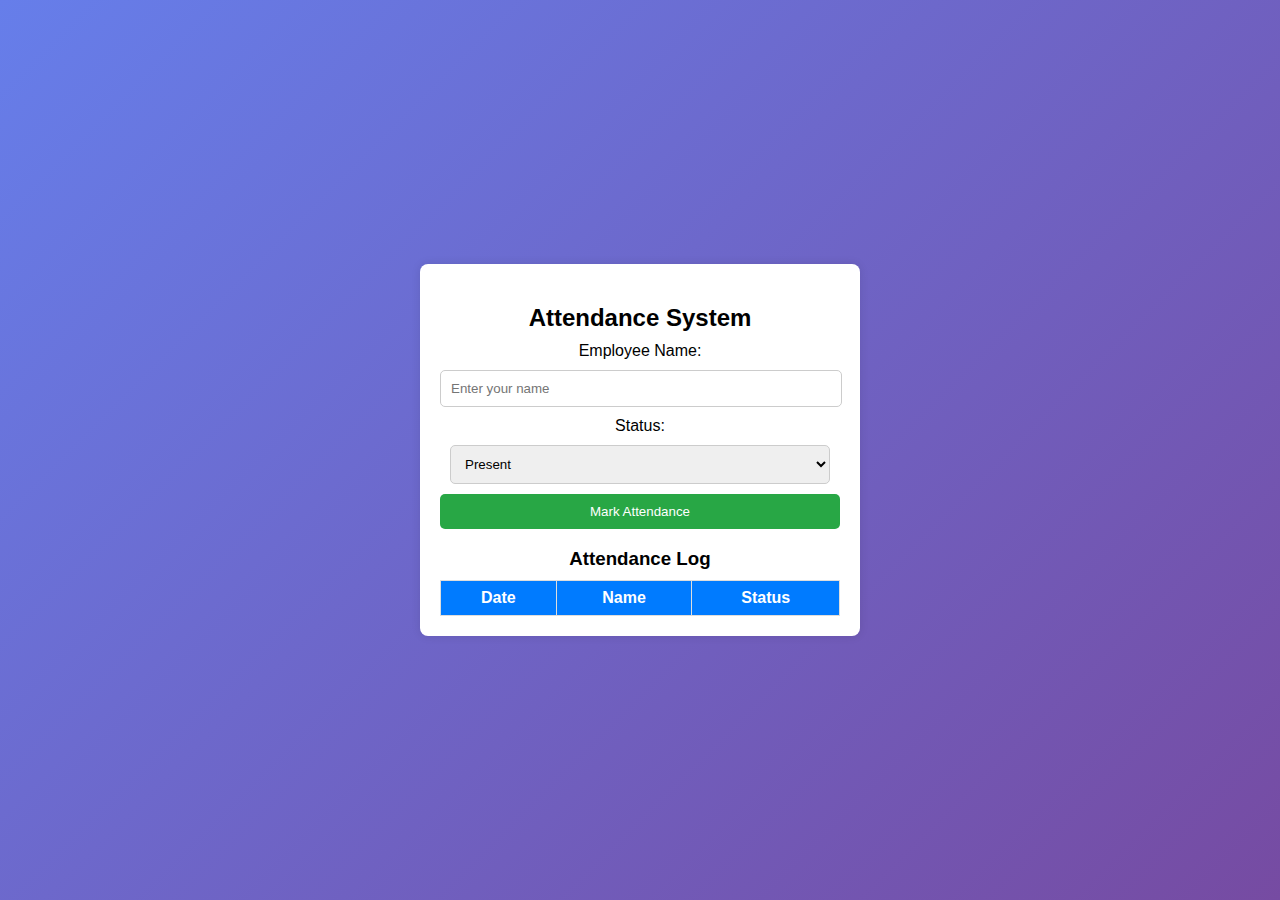
<file: Attendance/index.html>
<!DOCTYPE html>
<html lang="en">
<head>
    <meta charset="UTF-8">
    <meta name="viewport" content="width=device-width, initial-scale=1.0">
    <title>Attendance Page</title>
    <link rel="stylesheet" href="styles.css">
</head>
<body>

    <div class="attendance-container">
        <h2>Attendance System</h2>

        <label for="employee-name">Employee Name:</label>
        <input type="text" id="employee-name" placeholder="Enter your name">

        <label for="attendance-status">Status:</label>
        <select id="attendance-status">
            <option value="Present">Present</option>
            <option value="Absent">Absent</option>
            <option value="Late">Late</option>
            <option value="Leave">On Leave</option>
        </select>

        <button onclick="markAttendance()">Mark Attendance</button>

        <h3>Attendance Log</h3>
        <table>
            <thead>
                <tr>
                    <th>Date</th>
                    <th>Name</th>
                    <th>Status</th>
                </tr>
            </thead>
            <tbody id="attendance-log">
                <!-- Attendance records will be inserted here -->
            </tbody>
        </table>
    </div>

    <script src="script.js"></script>
</body>
</html>
</file>
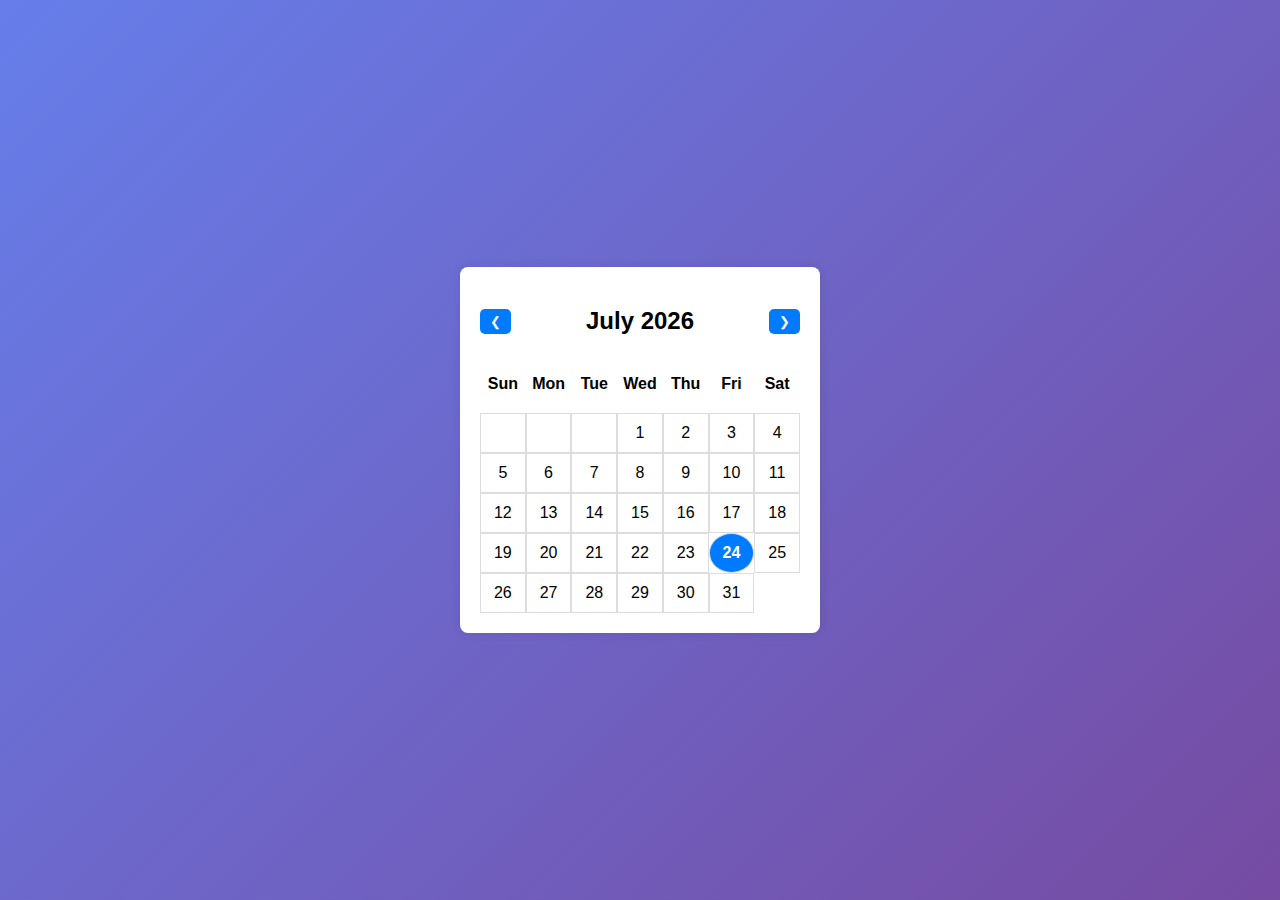
<file: calender/index.html>
<!DOCTYPE html>
<html lang="en">
<head>
    <meta charset="UTF-8">
    <meta name="viewport" content="width=device-width, initial-scale=1.0">
    <title>Office Work Calendar</title>
    <link rel="stylesheet" href="styles.css">
</head>
<body>

    <div class="calendar-container">
        <div class="header">
            <button onclick="prevMonth()">❮</button>
            <h2 id="month-year"></h2>
            <button onclick="nextMonth()">❯</button>
        </div>

        <div class="calendar">
            <div class="days-of-week">
                <div>Sun</div><div>Mon</div><div>Tue</div><div>Wed</div><div>Thu</div><div>Fri</div><div>Sat</div>
            </div>
            <div id="calendar-days" class="days"></div>
        </div>
    </div>

    <!-- Task Modal -->
    <div id="task-modal" class="modal hidden">
        <div class="modal-content">
            <span class="close" onclick="closeModal()">&times;</span>
            <h2 id="modal-title"></h2>
            <textarea id="task-input" placeholder="Enter task..."></textarea>
            <button onclick="saveTask()">Save</button>
        </div>
    </div>

    <script src="script.js"></script>
</body>
</html>
</file>
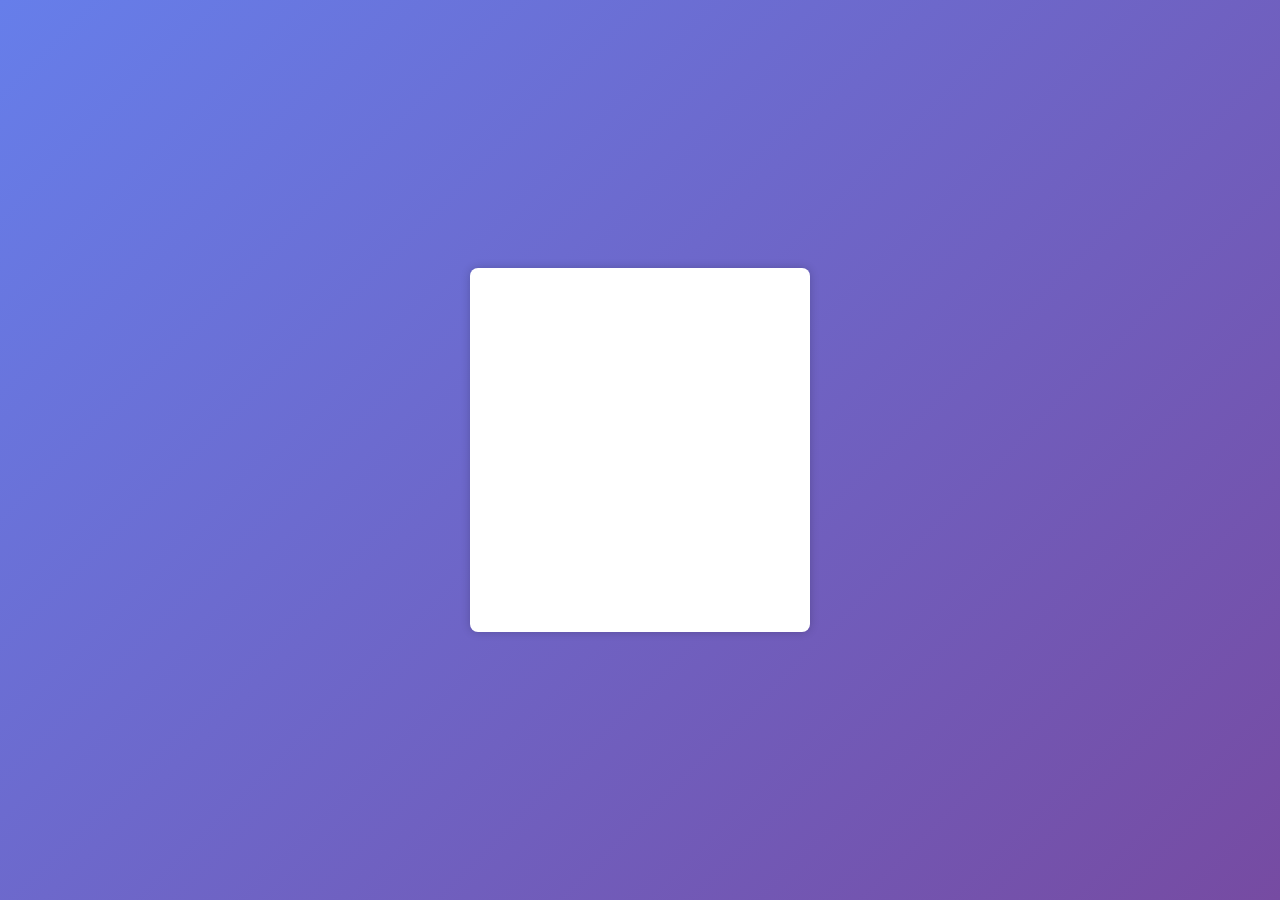
<file: login/index.html>
<!DOCTYPE html>
<html lang="en">
<head>
    <meta charset="UTF-8">
    <meta name="viewport" content="width=device-width, initial-scale=1.0">
    <title>Auth System</title>
    <link rel="stylesheet" href="styles.css">
</head>
<body>

    <div class="container">
        <!-- Signup Form -->
        <form id="signup-form" class="form">
            <h2>Sign Up</h2>
            <input type="text" id="signup-username" placeholder="Username" required>
            <input type="email" id="signup-email" placeholder="Email" required>
            <input type="password" id="signup-password" placeholder="Password" required>
            <button type="submit">Sign Up</button>
            <p>Already have an account? <a href="#" onclick="showLogin()">Login</a></p>
        </form>

        <!-- Login Form -->
        <form id="login-form" class="form hidden">
            <h2>Login</h2>
            <input type="email" id="login-email" placeholder="Email" required>
            <input type="password" id="login-password" placeholder="Password" required>
            <button type="submit">Login</button>
            <p><a href="#" onclick="showForgotPassword()">Forgot Password?</a></p>
            <p>Don't have an account? <a href="#" onclick="showSignup()">Sign Up</a></p>
        </form>

        <!-- Forgot Password Form -->
        <form id="forgot-password-form" class="form hidden">
            <h2>Forgot Password</h2>
            <input type="email" id="forgot-password-email" placeholder="Enter your email" required>
            <button type="submit">Reset Password</button>
            <p>Remembered? <a href="#" onclick="showLogin()">Login</a></p>
        </form>
    </div>

    <script src="script.js"></script>
</body>
</html>
</file>
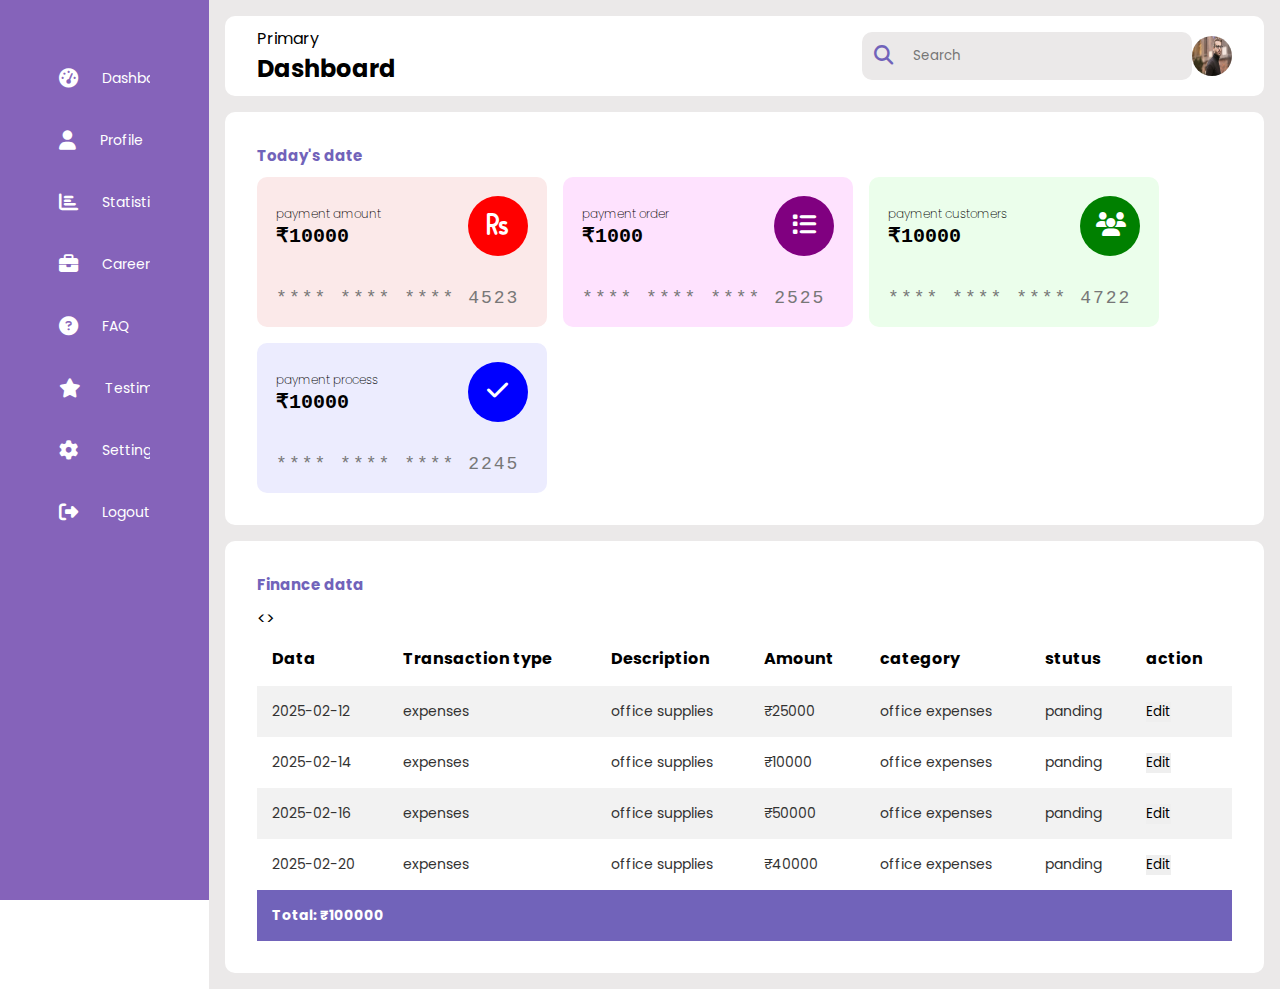
<file: CRM.html>
<!DOCTYPE html>
<html lang="en">
<head>
    <meta charset="UTF-8">
    <title>Dashboard</title>
    <link rel="stylesheet" href="style.css">
    <!-- Font Awesome Cdn Link  -->
    <link rel="stylesheet" href="https://cdnjs.cloudflare.com/ajax/libs/font-awesome/6.2.0/css/all.min.css" />
</head>
<body>
    <div class="sidebar">
        <div class="logo">
            <ul class="menu">
                <li class="active">
                    <a href="#">
                        <i class="fas fa-tachometer-alt"></i>
                        <span>Dashboard</span>
                    </a>
                </li>
                <li>
                    <a href="#">
                        <i class="fas fa-user"></i>
                        <span>Profile</span>
                    </a>
                </li>
                <li>
                    <a href="#">
                        <i class="fas fa-chart-bar"></i>
                        <span>Statistics</span>
                    </a>
                </li>
                <li>
                    <a href="#">
                        <i class="fas fa-briefcase"></i>
                        <span>Careers</span>
                    </a>
                </li>
                <li>
                    <a href="#">
                        <i class="fas fa-question-circle"></i>
                        <span>FAQ</span>
                    </a>
                </li>
                <li>
                    <a href="#">
                        <i class="fas fa-star"></i>
                        <span>Testimonials</span>
                    </a>
                </li>
                <li>
                    <a href="#">
                        <i class="fas fa-cog"></i>
                        <span>Settings</span>
                    </a>
                </li>
                <li>
                    <a href="logout">
                        <i class="fas fa-sign-out-alt"></i>
                        <span>Logout</span>
                    </a>
                </li>
            </ul>
        </div>
    </div> 
    <div class="main--content">
        <div class="header--wrapper">
            <div class="header--title">
                <span>Primary</span>
                <h2>Dashboard</h2>
            </div>
            <div class="user--info">
                <div class="search--box">
                    <i class="fa-solid
                    fa-search"></i>
                    <input type="text" placeholder="Search">
                </div>
                <img src="/Image/1.jpg" alt="">
            </div>
        </div>
        <div class="card--container">
        <h3 class="main--title">Today's date</h3>
            <div class="card--wrapper">
                <div class="payment--card light-red">
                    <div class="card--header">
                        <div class="amount">
                            <span class="title">payment amount</span>
                            <span class="amount--value">₹10000</span>
                        </div>
                        <i class="fa-solid fa-rupee icon"></i>
                    </div>
                    <span class="card-detail">**** **** **** 4523</span>
                </div>



                <div class="payment--card light-purple">
                    <div class="card--header">
                        <div class="amount">
                            <span class="title">payment order</span>
                            <span class="amount--value">₹1000</span>
                        </div>
                        <i class="fas fa-list icon dark-purple"></i>
                    </div>
                    <span class="card-detail">**** **** **** 2525</span>
                </div>


                <div class="payment--card light-green">
                    <div class="card--header">
                        <div class="amount">
                            <span class="title">payment customers</span>
                            <span class="amount--value">₹10000</span>
                        </div>
                        <i class="fa-solid fa-users icon dark-green"></i>
                    </div>
                    <span class="card-detail">**** **** **** 4722</span>
                </div>



                <div class="payment--card light-blue">
                    <div class="card--header">
                        <div class="amount">
                            <span class="title">payment process</span>
                            <span class="amount--value">₹10000</span>
                        </div>
                        <i class="fa-solid fa-check icon dark-blue"></i>
                    </div>
                    <span class="card-detail">**** **** **** 2245</span>
                </div>



            </div>
        </div>

        <div class="tabular--wrapper">
            <h3 class="main--title">Finance data</h3>

            <div class="table--container">
                <table>
                    <thead>
                        <tr>
                            <th>Data</th>
                            <th>Transaction type</th>
                            <th>Description</th>
                            <th>Amount</th>
                            <th>category</th>
                            <th>stutus</th>
                            <th>action</th>
                        </tr>
                        <tbody>
                            <tr>
                            <td>2025-02-12</td>
                            <td>expenses</td>
                            <td>office supplies</td>
                            <td>₹25000</td>
                            <td>office expenses</td>
                            <td>panding</td>
                            <td><button type="button">Edit</button></td>
                            </tr>

                            <tr>
                            <td>2025-02-14</td>
                            <td>expenses</td>
                            <td>office supplies</td>
                            <td>₹10000</td>
                            <td>office expenses</td>
                            <td>panding</td>
                            <td><button type="button">Edit</button></td>
                            </tr>

                            <tr>
                            <td>2025-02-16</td>
                            <td>expenses</td>
                            <td>office supplies</td>
                            <td>₹50000</td>
                            <td>office expenses</td>
                            <td>panding</td>
                            <td><button type="button">Edit</button></td>
                            </tr>

                            <tr>
                            <td>2025-02-20</td>
                            <td>expenses</td>
                            <td>office supplies</td>
                            <td>₹40000</td>
                            <td>office expenses</td>
                            <td>panding</td>
                            <td><button type="button">Edit</button></td>
                            </tr>



                        </tbody>
                        <<tfoot>
                            <td colspan="7">Total: ₹100000</td>
                        </tfoot>>
                    </thead>
                </table>
            </div>
        </div>
    </div>       
</body>
</html>
</file>
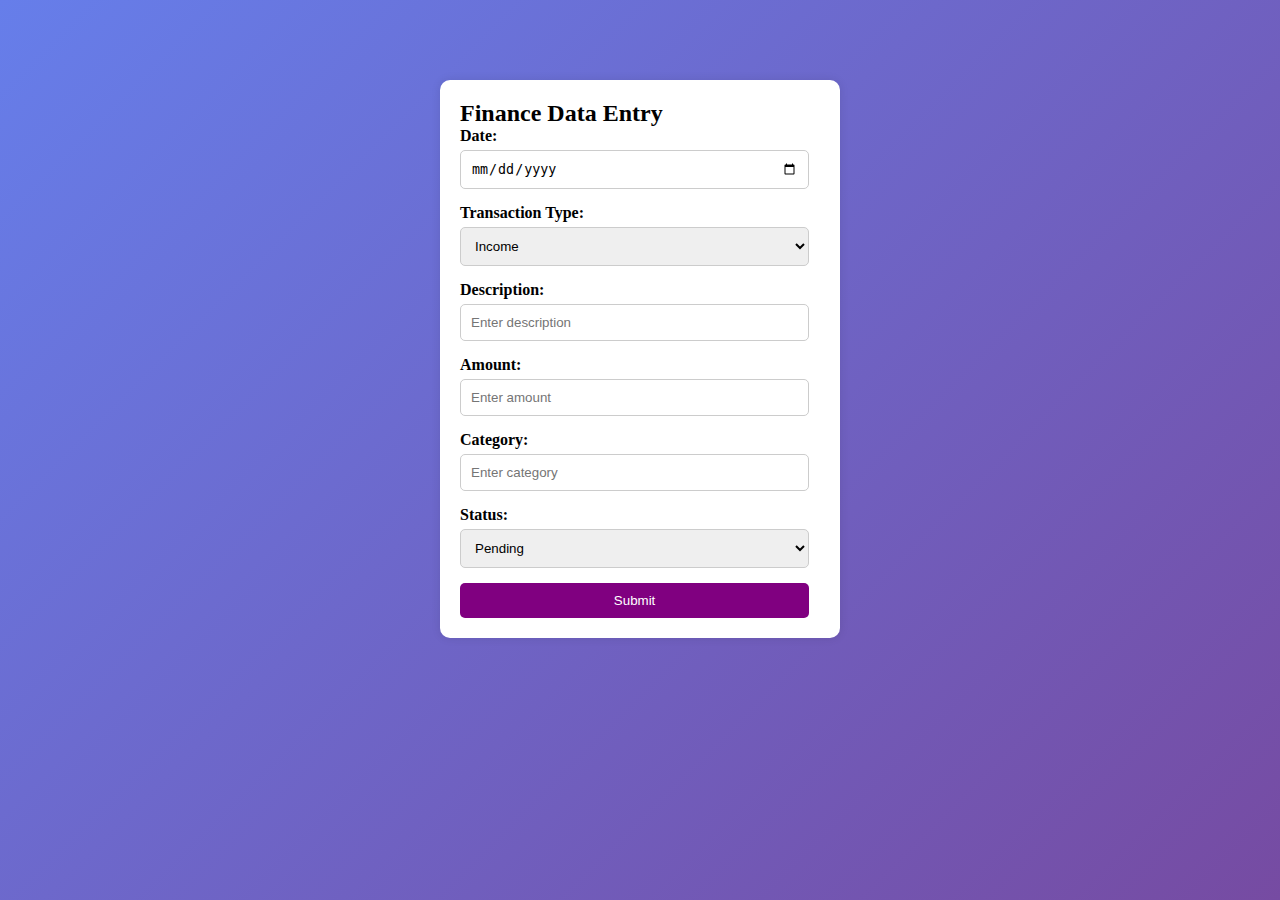
<file: Form.html>
<!DOCTYPE html>
<html lang="en">
<head>
    <meta charset="UTF-8">
    <meta name="viewport" content="width=device-width, initial-scale=1.0">
    <title>Finance Data Entry</title>
    <style>
        * {
            margin: 0;
            padding: 0;
            box-sizing: border-box;
        }
        body {
            display: flex;
            flex-direction: column;
            align-items: center;
            min-height: 100vh;
            background: linear-gradient(135deg, #667eea, #764ba2); /* Updated background color */
        }
        /* Header Styling */
        .header {
            width: 100%;
            background-color: purple;
            color: white;
            text-align: center;
            padding: 15px;
            font-size: 22px;
            font-weight: bold;
            position: fixed;
            top: 0;
            left: 0;
        }
        /* Form Container Styling */
        .form-container {
            width: 400px;
            padding: 20px;
            background: white;
            box-shadow: 0 0 10px rgba(0, 0, 0, 0.1);
            border-radius: 10px;
            margin-top: 80px; /* Space below the fixed header */
            margin-bottom: 60px; /* Space above the footer */
        }
        .form-group {
            display: flex;
            flex-direction: column;
            margin-bottom: 15px;
        }
        label {
            font-weight: bold;
            margin-bottom: 5px;
        }
        input, select, button {
            padding: 10px;
            border: 1px solid #ccc;
            border-radius: 5px;
            width: 97%;
        }
        button {
            background-color: purple;
            color: white;
            cursor: pointer;
            border: none;
        }
        button:hover {
            background-color: darkmagenta;
        }
        /* Footer Styling */
        .footer {
            width: 100%;
            background-color: purple;
            color: white;
            text-align: center;
            padding: 10px;
            font-size: 14px;
            position: fixed;
            bottom: 0;
            left: 0;
        }
    </style>
</head>
<body>

    

    <!-- Form Section -->
    <div class="form-container">
        <h2>Finance Data Entry</h2>
        <form>
            <div class="form-group">
                <label for="date">Date:</label>
                <input type="date" id="date" name="date">
            </div>
            <div class="form-group">
                <label for="transaction">Transaction Type:</label>
                <select id="transaction" name="transaction">
                    <option>Income</option>
                    <option>Expense</option>
                </select>
            </div>
            <div class="form-group">
                <label for="description">Description:</label>
                <input type="text" id="description" name="description" placeholder="Enter description">
            </div>
            <div class="form-group">
                <label for="amount">Amount:</label>
                <input type="number" id="amount" name="amount" placeholder="Enter amount">
            </div>
            <div class="form-group">
                <label for="category">Category:</label>
                <input type="text" id="category" name="category" placeholder="Enter category">
            </div>
            <div class="form-group">
                <label for="status">Status:</label>
                <select id="status" name="status">
                    <option>Pending</option>
                    <option>Completed</option>
                </select>
            </div>
            <button type="submit">Submit</button>
        </form>
    </div>


</body>
</html>
</file>
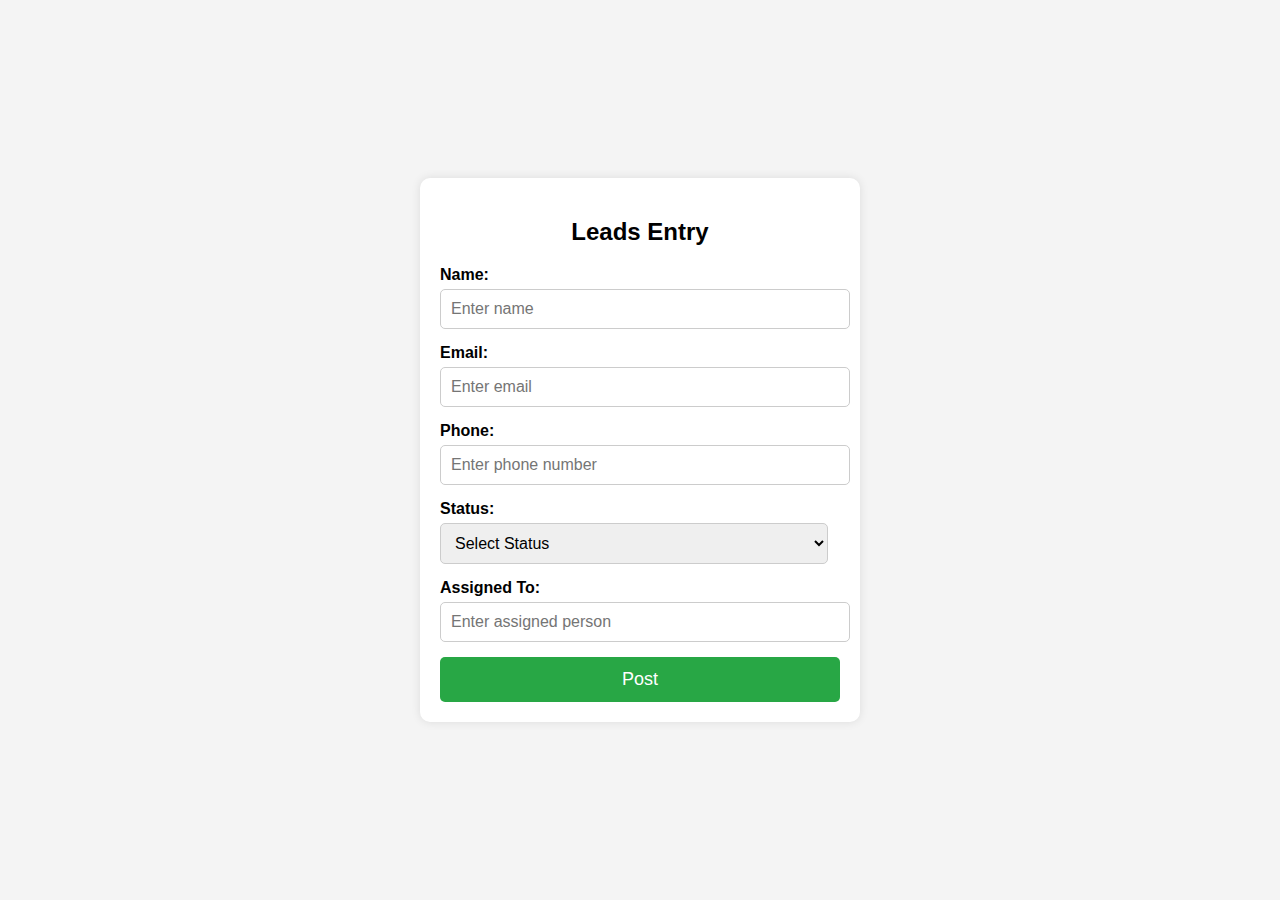
<file: leade.html>
<!DOCTYPE html>
<html lang="en">
<head>
    <meta charset="UTF-8">
    <meta name="viewport" content="width=device-width, initial-scale=1.0">
    <title>Leads Entry</title>
    <style>
        body {
            display: flex;
            justify-content: center;
            align-items: center;
            height: 100vh;
            margin: 0;
            background-color: #f4f4f4;
            font-family: Arial, sans-serif;
        }
        .form-container {
            width: 400px; /* Increased width for better spacing */
            padding: 20px;
            background: white;
            box-shadow: 0 0 10px rgba(0, 0, 0, 0.1);
            border-radius: 10px;
        }
        .form-group {
            display: flex;
            flex-direction: column;
            margin-bottom: 15px;
        }
        label {
            font-weight: bold;
            margin-bottom: 5px;
        }
        input, select {
            padding: 10px;
            border: 1px solid #ccc;
            border-radius: 5px;
            width: 97%;
            font-size: 16px;
        }
        button {
            background-color: #28a745;
            color: white;
            cursor: pointer;
            border: none;
            padding: 12px;
            font-size: 18px;
            border-radius: 5px;
            width: 100%;
        }
        button:hover {
            background-color: #218838;
        }
    </style>
</head>
<body>

    <div class="form-container">
        <h2 style="text-align: center;">Leads Entry</h2>
        <form>
            <div class="form-group">
                <label for="name">Name:</label>
                <input type="text" id="name" name="name" placeholder="Enter name" required>
            </div>
            <div class="form-group">
                <label for="email">Email:</label>
                <input type="email" id="email" name="email" placeholder="Enter email" required>
            </div>
            <div class="form-group">
                <label for="phone">Phone:</label>
                <input type="tel" id="phone" name="phone" placeholder="Enter phone number" required>
            </div>
            <div class="form-group">
                <label for="status">Status:</label>
                <select id="status" name="status" required>
                    <option value="">Select Status</option>
                    <option value="New">New</option>
                    <option value="In Progress">In Progress</option>
                    <option value="Converted">Converted</option>
                    <option value="Closed">Closed</option>
                </select>
            </div>
            <div class="form-group">
                <label for="assignedTo">Assigned To:</label>
                <input type="text" id="assignedTo" name="assignedTo" placeholder="Enter assigned person" required>
            </div>
            <button type="submit">Post</button>
        </form>
    </div>

</body>
</html>
</file>
<file: Attendance/styles.css>
body {
    font-family: Arial, sans-serif;
    display: flex;
    justify-content: center;
    align-items: center;
    height: 100vh;
    background: linear-gradient(135deg, #667eea, #764ba2);
    margin: 0;
}

.attendance-container {
    background: white;
    padding: 20px;
    border-radius: 8px;
    box-shadow: 0px 0px 10px rgba(0, 0, 0, 0.1);
    text-align: center;
    width: 400px;
}

h2, h3 {
    margin-bottom: 10px;
}

input, select {
    width: 95%;
    padding: 10px;
    margin: 10px 0;
    border: 1px solid #ccc;
    border-radius: 5px;
}

button {
    background: #28a745;
    color: white;
    padding: 10px;
    border: none;
    border-radius: 5px;
    cursor: pointer;
    width: 100%;
}

button:hover {
    background: #218838;
}

table {
    width: 100%;
    border-collapse: collapse;
    margin-top: 10px;
}

th, td {
    border: 1px solid #ddd;
    padding: 8px;
    text-align: center;
}

th {
    background: #007bff;
    color: white;
}

td {
    background: #f9f9f9;
}
</file>
<file: calender/styles.css>
body {
    font-family: Arial, sans-serif;
    display: flex;
    justify-content: center;
    align-items: center;
    height: 100vh;
    background: linear-gradient(135deg, #667eea, #764ba2);
    margin: 0;
}

.calendar-container {
    background: white;
    padding: 20px;
    border-radius: 8px;
    box-shadow: 0px 0px 10px rgba(0, 0, 0, 0.1);
    text-align: center;
    width: 320px;
}

.header {
    display: flex;
    justify-content: space-between;
    align-items: center;
}

button {
    background: #007bff;
    color: white;
    border: none;
    padding: 5px 10px;
    border-radius: 5px;
    cursor: pointer;
}

button:hover {
    background: #0056b3;
}

.days-of-week, .days {
    display: grid;
    grid-template-columns: repeat(7, 1fr);
    margin-top: 10px;
}

.days-of-week div {
    font-weight: bold;
    padding: 10px 0;
}

.days div {
    padding: 10px;
    border: 1px solid #ddd;
    cursor: pointer;
    position: relative;
}

.days div.today {
    background: #007bff;
    color: white;
    font-weight: bold;
    border-radius: 50%;
}

.days div.task-day::after {
    content: "•";
    color: red;
    position: absolute;
    bottom: 5px;
    right: 5px;
}

/* Modal Styling */
.modal {
    position: fixed;
    top: 50%;
    left: 50%;
    transform: translate(-50%, -50%);
    background: white;
    padding: 20px;
    border-radius: 8px;
    box-shadow: 0px 0px 10px rgba(0, 0, 0, 0.1);
    display: none;
    text-align: center;
}

.modal-content {
    display: flex;
    flex-direction: column;
    gap: 10px;
}

.close {
    cursor: pointer;
    color: red;
    font-size: 20px;
    align-self: flex-end;
}

textarea {
    width: 100%;
    height: 60px;
}

.hidden {
    display: none;
}
</file>
<file: login/styles.css>
body {
    font-family: Arial, sans-serif;
    background: linear-gradient(135deg, #667eea, #764ba2); /* Gradient Background */
    display: flex;
    justify-content: center;
    align-items: center;
    height: 100vh;
    margin: 0;
}

/* Container Styling */
.container {
    background: white;
    padding: 20px;
    border-radius: 8px;
    box-shadow: 0px 0px 10px rgba(0, 0, 0, 0.2);
    width: 300px;
    text-align: center;
    position: relative;
}

/* Smooth transition for form switching */
.form {
    display: flex;
    flex-direction: column;
    opacity: 0;
    transform: translateY(-20px);
    animation: fadeIn 0.5s ease-in-out forwards;
}

/* Hide forms but keep transition effect */
.hidden {
    display: none;
}

/* Input fields styling */
input {
    margin: 10px 0;
    padding: 10px;
    border: 1px solid #ccc;
    border-radius: 4px;
    transition: 0.3s;
}

input:focus {
    border-color: #007bff;
    box-shadow: 0px 0px 5px rgba(0, 123, 255, 0.5);
}

/* Button styling */
button {
    background: #007bff;
    color: white;
    padding: 10px;
    border: none;
    border-radius: 4px;
    cursor: pointer;
    transition: 0.3s;
}

button:hover {
    background: #0056b3;
    transform: scale(1.05);
}

/* Fade-in animation */
@keyframes fadeIn {
    from {
        opacity: 0;
        transform: translateY(-20px);
    }
    to {
        opacity: 1;
        transform: translateY(0);
    }
}

/* Slide-in animation when switching forms */
@keyframes slideIn {
    from {
        opacity: 0;
        transform: translateX(50px);
    }
    to {
        opacity: 1;
        transform: translateX(0);
    }
}

.show {
    display: flex !important;
    animation: slideIn 0.5s ease-in-out forwards;
}
</file>
<file: style.css>
/* Import Google Font cdn link */
@import url('https://fonts.googleapis.com/css2?family=Poppins:wght@400;500;600&display=swap');
*{
    margin: 0;
    padding: 0;
    border: none;
    outline: none;
    box-sizing: border-box;
    font-family: 'Poppins', sans-serif;
}
body{
   display: flex;
}
.sidebar{
    position: static;
    top: 0;
    left: 0;
    bottom: 0;
    width: 115px;
    height: 100vh;
    padding: 1.7rem;
    color: white;
    overflow: hidden;
    transition: all 0.5s linear;
    background-color: rgba(133, 99, 186, 255);
}
.sidebar:hover{
    width: 240px;
    transition: 0.5s;
}
.logo{
    height: 80px;
    padding: 16px;
}
.menu{
    height: 88%;
    position: relative ;
    list-style: none;
    padding: 0;
}
.menu li{
    padding: 1rem;
    margin: 9px 0;
    border-radius: 8px;
    transition: all 0.5s ease-in-out;
}
.menu li:hover,
.article{
    background-color: #e0e0e058;
}
.menu  a{
    color: #fff;
    font-size: 14px;
    text-decoration: none;
    display: flex;
    align-items: center;
    gap: 1.5rem;
}
.menu a span{
    overflow: hidden;
}
.menu a i{
    font-size: 1.2rem;
}
.logout{
    position: absolute;
    bottom: 0;
    left: 0;
    width: 100%;
}




/********* Main body Section*******/

.main--content{
    position: relative;
    background: #ebe9e9;
    width: 100%;
    padding: 1rem;
}

.header--wrapper img{
    width: 40px;
    height: 40px;
    cursor: pointer;
    border-radius: 50%;
}

.header--wrapper{
    display: flex;
    justify-content: space-between;
    align-items: center;
    flex-wrap: wrap;
    background: #fff;
    border-radius: 10px;
    padding: 10px 2rem;
    margin-bottom: 1rem;
}

.user--info{
    display: flex;
    align-items: center;
    gap: 1;
}

.search--box{
    background: #ebe9e9;
    border-radius: 10px;
    color: rgba(113, 99,186, 255);
    padding: 4px 12px;
    display: flex;
    align-items: center;
    gap: 10px;
}

.search--box input{
    background: transparent;
    padding: 10px;
}

.search--box i{
    font-size: 1.2rem;
    transition: all 0.5s ease-out;
}

/****** Card Container ******/

.card--container{
    background: #fff;
    padding: 2rem;
    border-radius: 10px;
}
.card--wrapper{
    display: flex;
    flex-wrap: wrap;
    gap: 1rem;
}
.main--title{
    color: rgba(113, 99,186, 255);
    padding-bottom: 10px;
    font-size: 15px;
}

.payment--card{
    background: rgb(229, 223, 223);
    border-radius: 10px;
    padding: 1.2rem;
    width: 290px;
    height: 150px;
    display: flex;
    flex-direction: column;
    justify-content: space-between;
    transition: all 0.5s ease-in-out;
}

.payment--card:hover{
    transform: translateY(-5px);
}

.card--header{
    display: flex;
    align-items: center;
    justify-content: space-between;
    margin-bottom: 20px;
}

.amount{
    display: flex;
    flex-direction: column;
}
.title{
    font-size: 12px;
    font-weight: 200;
}

.amount--value{
    font-size: 20px;
    font-family:'Courier New', Courier, monospace;
    font-weight: 600;
}

.icon{
    color: #fff;
    padding: 1rem;
    height: 60px;
    width: 60px;
    text-align: center;
    border-radius: 50%;
    border-radius: 50px;
    font-size: 1.5rem;
    background: red;
}

.card-detail{
    font-size: 18px;
    color: #777777;
    letter-spacing: 2px;
    font-family: 'Courier New', Courier, monospace;
}

/****** color css ******/

.light-red{
    background: rgb(251, 233, 233);
}
.light-purple{
    background: rgb(254, 226, 254);
}
.light-blue{
    background: rgb(236, 236, 254);
}
.light-green{
    background: rgb(235, 254, 235);
}
.dark-red{
    background: red;    
}
.dark-purple{
    background:purple;
}
.dark-blue{
    background:blue;
}
.dark-green{
    background: green;
}


/****** tabular--wrapper ******/

.tabular--wrapper{
    background: #fff;
    padding: 2rem;
    border-radius: 10px;
    margin-top: 1rem;
}

.table-container{
    width: 100%;
}

table{
    width: 100%;
    border-collapse: collapse;
}

thesad{
    background: rgba(113, 99,186, 255);    
    color: #fff;
}

th{
    text-align: left;
    padding: 15px;

}

tbody{
    background: #f2f2f2;
}

td{
    padding: 15px;
    font-size: 14px;
    color: #333; 
}
tr:nth-child(even){
    background: #fff;
}

tfoot{
    background: rgba(113, 99,186, 255);    
    font-weight: bold;
    color: #fff;
}

tfoot td{
    padding: 15px;
    color: #fff;
}

.table-container button{
    color: green;
    background: none;
    cursor: pointer;
}
</file>
